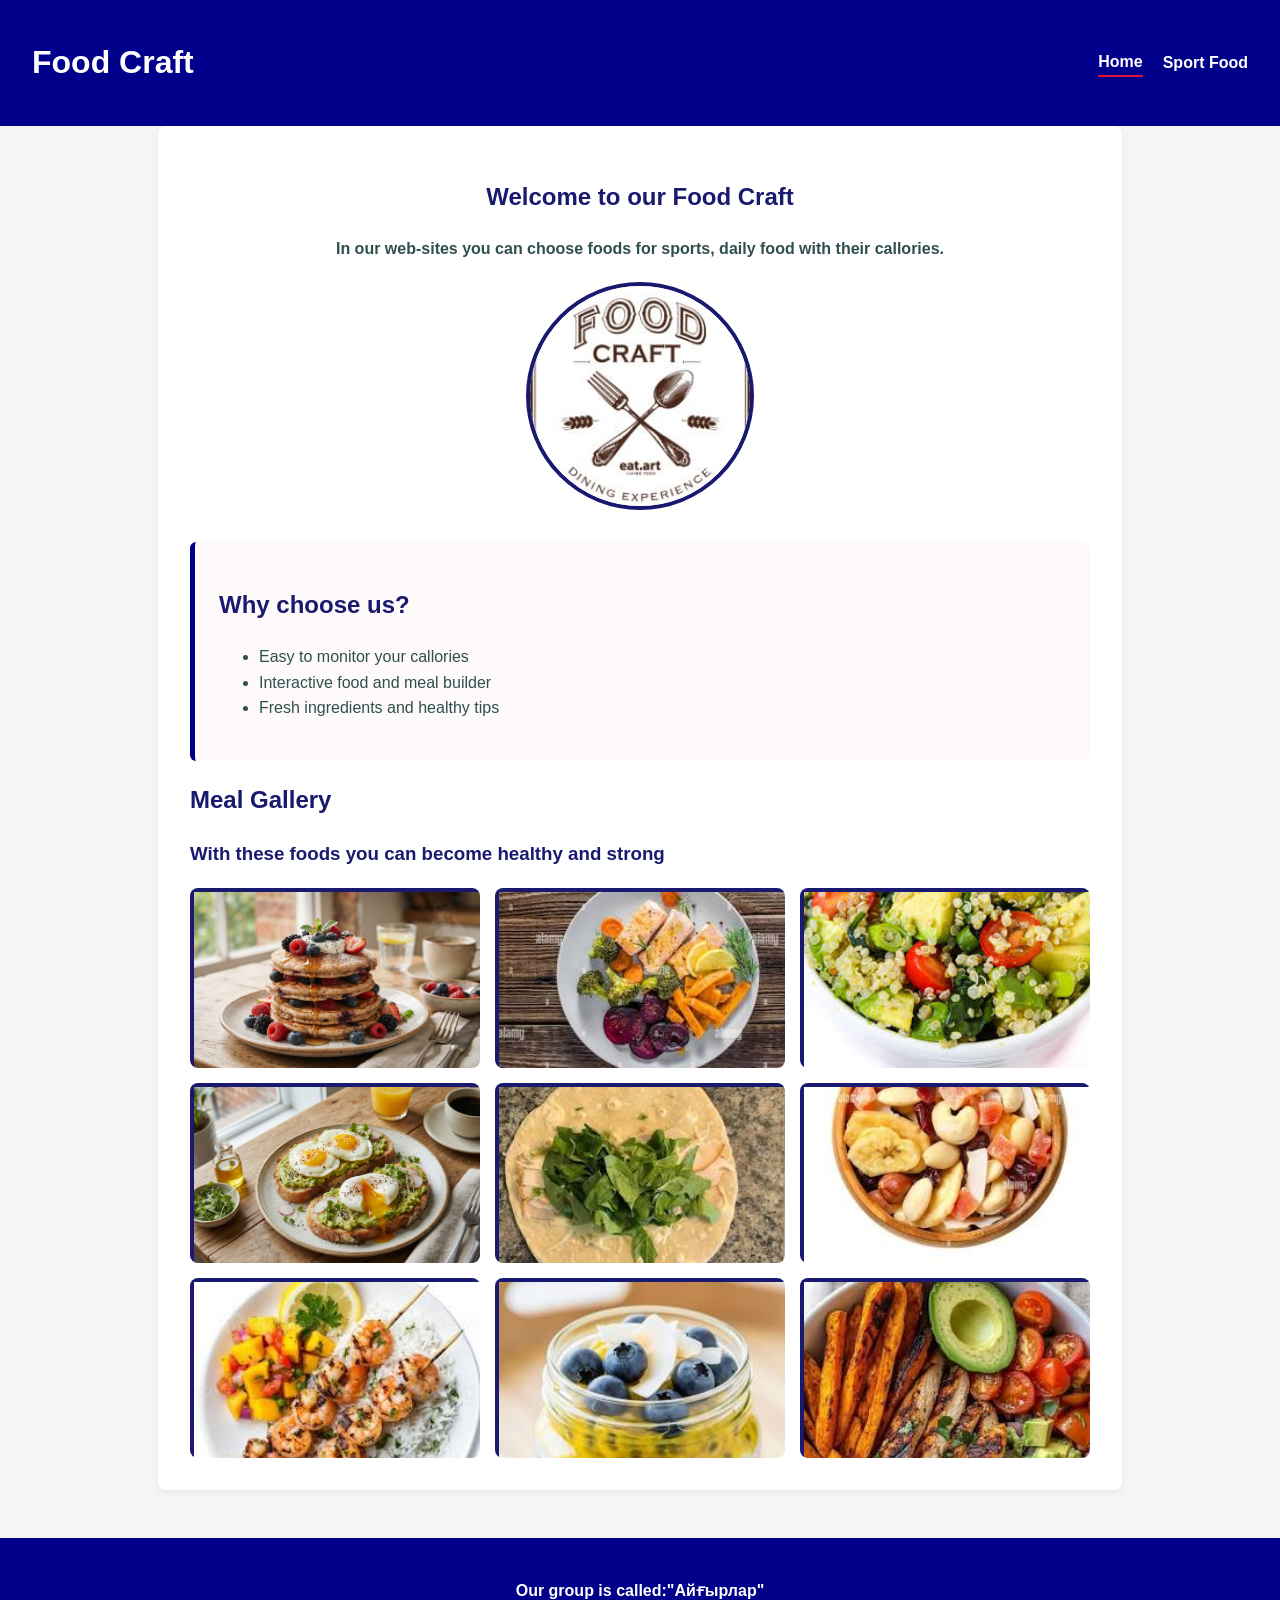
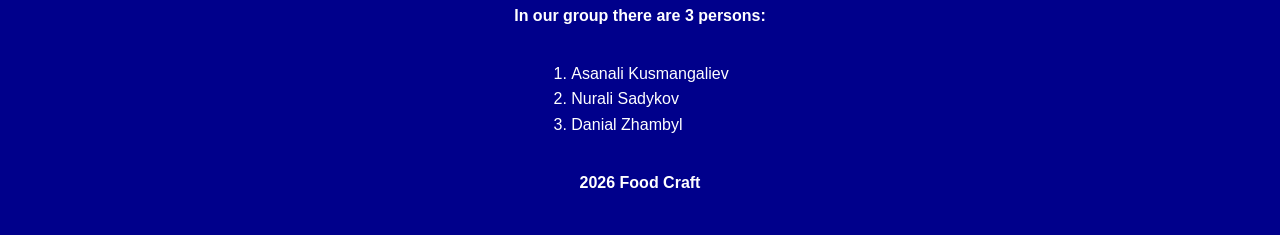
<file: index.html>
<!DOCTYPE html>
<html lang="en">
<head>
    <meta charset="UTF-8">
    <meta name="viewport" content="width=device-width, initial-scale=1.0">
    <title>
        Food Craft-Welcome page
    </title>
    <link rel="stylesheet" href="css/style.css">
</head>
<body>
    <header id="main-header">
        <div><h1>Food Craft</h1></div>
        <nav>
            <a href="index.html" id = "home">Home</a>
            
            <a href="sportfood.html" id = "sportfood">Sport Food</a>
        </nav>
    </header>

    <main>
        <section class="info">
            <h1>Welcome to our Food Craft</h1>
            <p><b>In our web-sites you can choose foods for sports, daily food with their callories.</b> </p>
            <img src="images/foodcraft.jpg" alt="Our photo">
        </section>

        <section class = "reason">
            <h2>Why choose us?</h2>
            <ul>
                <li>Easy to monitor your callories</li>
                <li>Interactive food and meal builder</li>
                <li>Fresh ingredients and healthy tips</li>
            </ul>
        </section>

        <section class="gallery">
    <h2>Meal Gallery</h2>
    <h3>With these foods you can become healthy and strong</h3>
    <div class="gallery-grid">

        <div class="gallery-item">
            <img src="images/Protein Pancakes with Berries.jpg" alt="Protein Pancakes with Berries">
            <div class="caption">Protein Pancakes with Berries</div>
        </div>

        <div class="gallery-item">
            <img src="images/Baked Salmon with Vegetables.jpg" alt="Baked Salmon with Vegetables">
            <div class="caption">Baked Salmon with Vegetables</div>
        </div>

        <div class="gallery-item">
            <img src="images/Quinoa Power Bowl.jpg" alt="Quinoa Power Bowl">
            <div class="caption">Quinoa Power Bowl</div>
        </div>

        <div class="gallery-item">
            <img src="images/Avocado Toast with Eggs.jpg" alt="Avocado Toast with Eggs">
            <div class="caption">Avocado Toast with Eggs</div>
        </div>

        <div class="gallery-item">
            <img src="images/Turkey  Spinach Wrap.jpg" alt="Turkey & Spinach Wrap">
            <div class="caption">Turkey Spinach Wrap</div>
        </div>

        <div class="gallery-item">
            <img src="images/Mixed Nuts  Dried Fruit.jpg" alt="Mixed Nuts & Dried Fruit">
            <div class="caption">Mixed Nuts  Dried Fruit</div>
        </div>

        <div class="gallery-item">
            <img src="images/Grilled Shrimp Skewers.jpg" alt="Grilled Shrimp Skewers">
            <div class="caption">Grilled Shrimp Skewers</div>
        </div>

        <div class="gallery-item">
            <img src="images/Chia Seed Pudding.jpg" alt="Chia Seed Pudding">
            <div class="caption">Chia Seed Pudding</div>
        </div>

        <div class="gallery-item">
            <img src="images/Sweet Potato  Chicken Bowl.jpg" alt="Sweet Potato & Chicken Bowl">
            <div class="caption">Sweet Potato Chicken Bowl</div>
        </div>

    </div>
</section>
    </main>

    <footer>
        <p><b>Our group is called:"Айғырлар"</b> <br> <b>In our group there are 3 persons:</b></p>
        <ol>
            <li>Asanali Kusmangaliev</li>
            <li>Nurali Sadykov</li>
            <li>Danial Zhambyl</li>
        </ol>
        <p><b>2026 Food Craft</b></p>
    </footer>
</body>
</html>
</file>
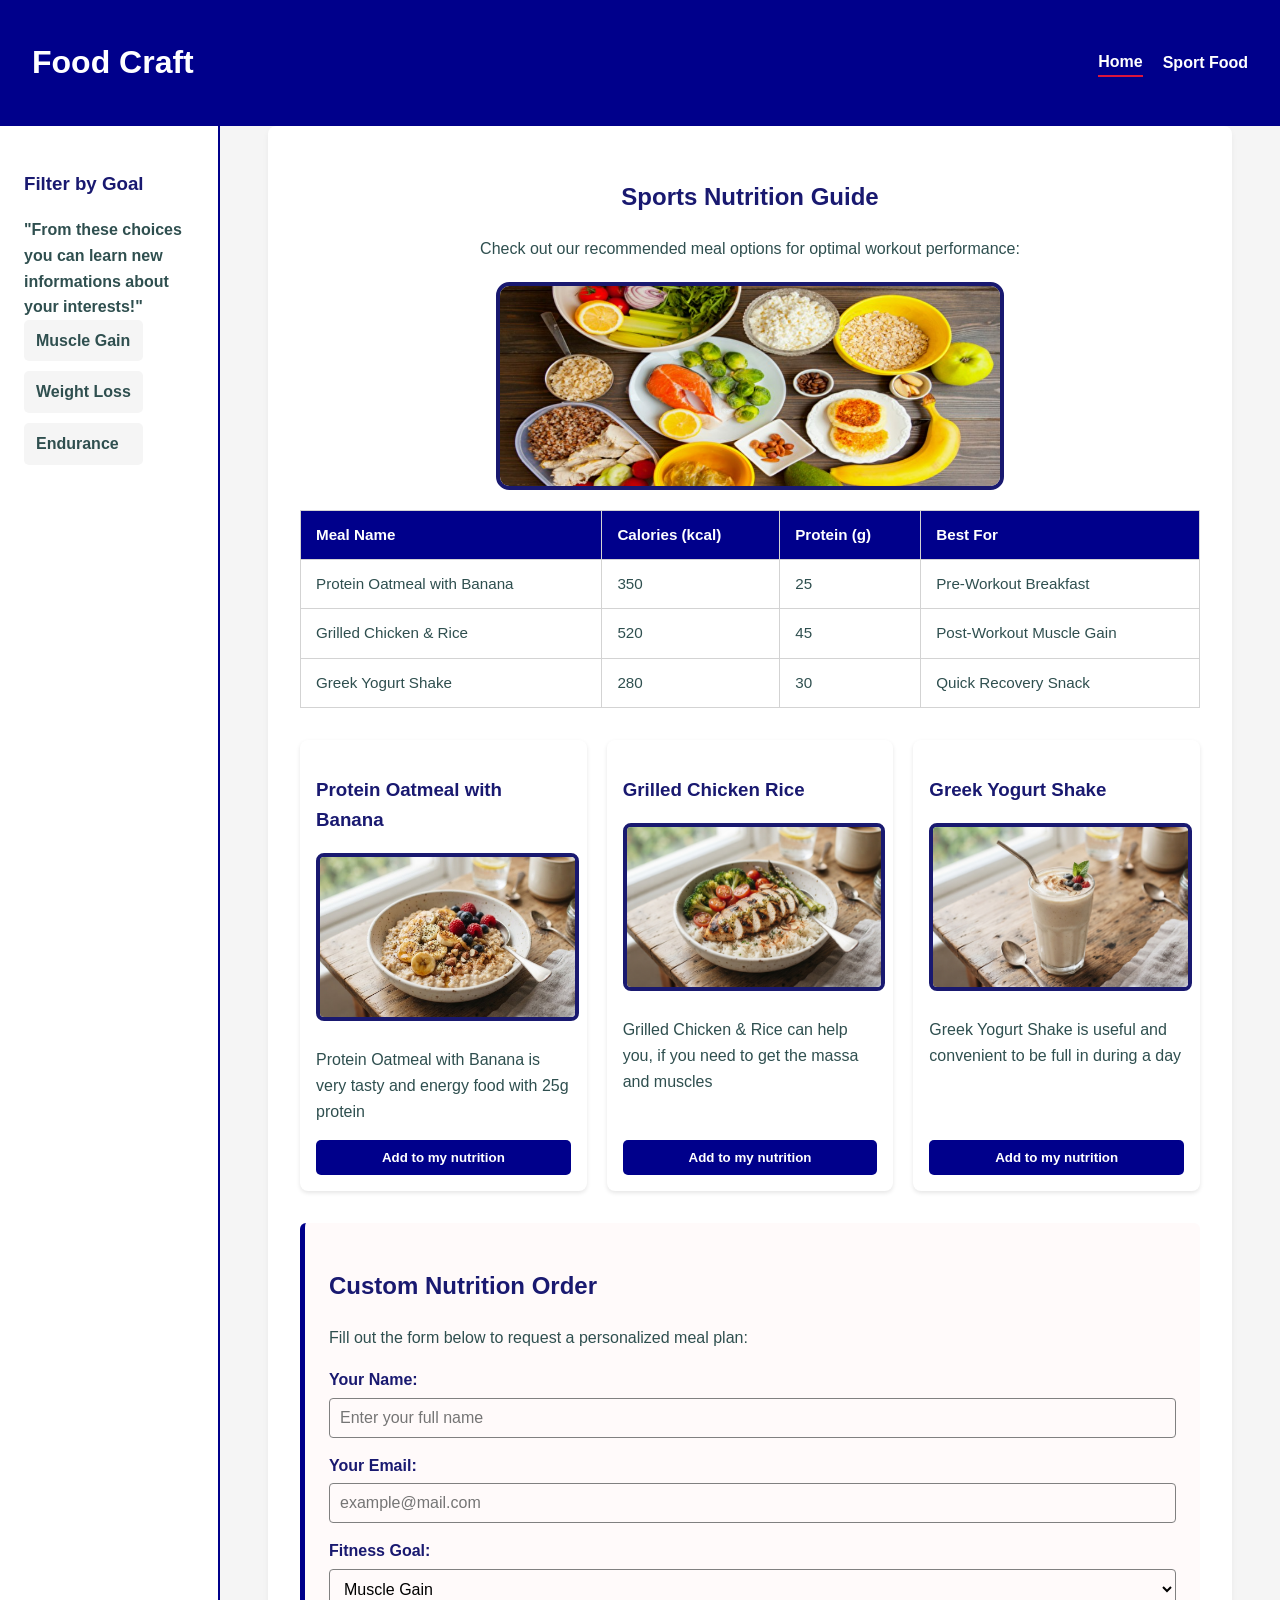
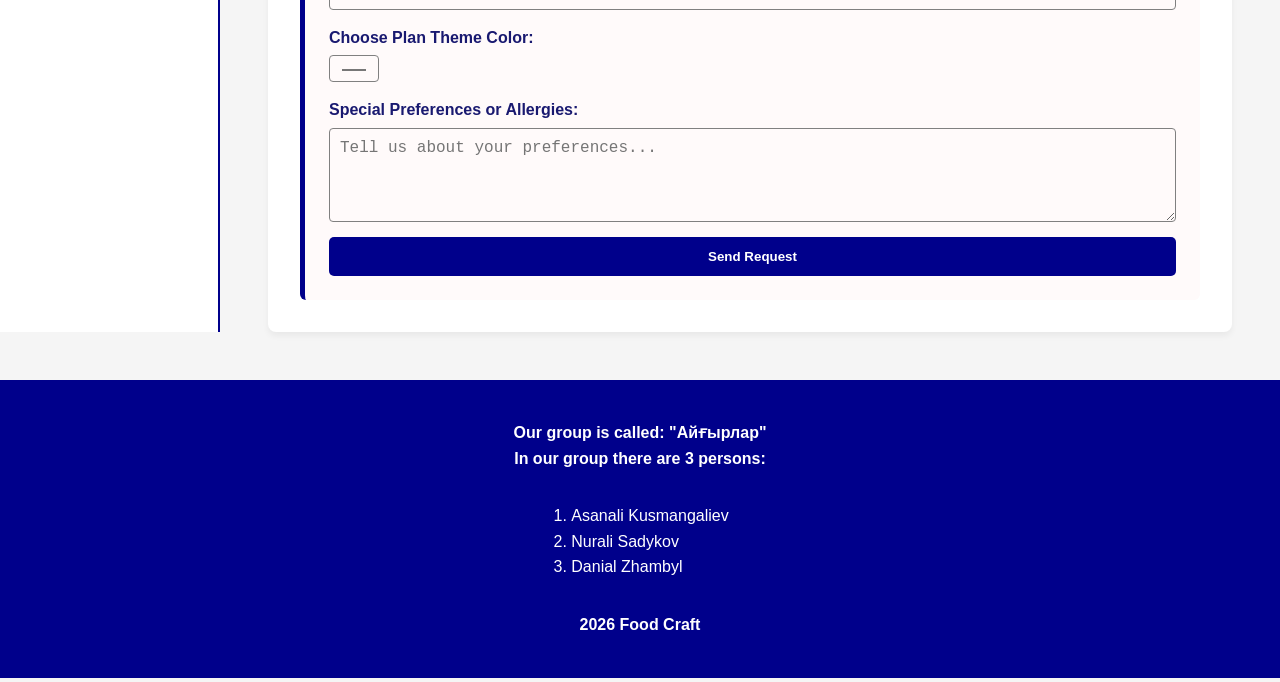
<file: sportfood.html>
<!DOCTYPE html>
<html lang="en">
<head>
    <meta charset="UTF-8">
    <meta name="viewport" content="width=device-width, initial-scale=1.0">
    <title>Food Craft-Sport Food</title>
    <link rel="stylesheet" href="css/style.css">
</head>
<body class="page-grid">
    <header id="main-header">
        <div><h1>Food Craft</h1></div>
        <nav>
            <a href="index.html" id="home">Home</a>
            <a href="sportfood.html" id="sportfood">Sport Food</a>
        </nav>
    </header>

    <main>
        <section class="info">
            <h2>Sports Nutrition Guide</h2>
            <p>Check out our recommended meal options for optimal workout performance:</p>
            
            <img src = "images/Снимок экрана 2026-09-14 005941.jpg" alt="heathy meal" id="heathy-meal">
            <table class="food-table">
                <thead>
                    <tr>
                        <th>Meal Name</th>
                        <th>Calories (kcal)</th>
                        <th>Protein (g)</th>
                        <th>Best For</th>
                    </tr>
                </thead>
                <tbody>
                    <tr>
                        <td>Protein Oatmeal with Banana</td>
                        <td>350</td>
                        <td>25</td>
                        <td>Pre-Workout Breakfast</td>
                    </tr>
                    <tr>
                        <td>Grilled Chicken & Rice</td>
                        <td>520</td>
                        <td>45</td>
                        <td>Post-Workout Muscle Gain</td>
                    </tr>
                    <tr>
                        <td>Greek Yogurt Shake</td>
                        <td>280</td>
                        <td>30</td>
                        <td>Quick Recovery Snack</td>
                    </tr>
                </tbody>
            </table>
        </section>


        <section class="card-row">
            <div class="card"> 
                <h3>Protein Oatmeal with Banana</h3> 
                <img src="images/Protein Oatmeal with Banana.jpg" alt="Protein Oatmeal with Banana"> 
                <p>Protein Oatmeal with Banana is very tasty and energy food with 25g protein</p>
                <button type="button">Add to my nutrition</button>

            </div>

            <div class="card"> 
                <h3>Grilled Chicken Rice</h3> 
                <img src="images/Grilled Chicken  Rice.jpg" alt="Grilled Chicken Rice"> 
                <p>Grilled Chicken & Rice can help you, if you need to get the massa and muscles</p>
                <button type="button">Add to my nutrition</button>
            </div>

            <div class="card"> 
                <h3>Greek Yogurt Shake</h3> 
                <img src="images/Greek Yogurt Shake.jpg" alt="Greek Yogurt Shake"> 
                <p>Greek Yogurt Shake is useful and convenient to be full in during a day</p>
                <button type="button">Add to my nutrition</button>
            </div>

        </section>

        <section class="reason">
            <h2>Custom Nutrition Order</h2>
            <p>Fill out the form below to request a personalized meal plan:</p>

            <form action="#" method="post" class="order-form">
                <div class="form-group">
                    <label for="username">Your Name:</label>
                    <input type="text" id="username" name="username" placeholder="Enter your full name" required>
                </div>

            
                <div class="form-group">
                    <label for="email">Your Email:</label>
                    <input type="email" id="email" name="email" placeholder="example@mail.com" required>
                </div>

               
                <div class="form-group">
                    <label for="fitness-goal">Fitness Goal:</label>
                    <select id="fitness-goal" name="fitness-goal">
                        <option value="muscle">Muscle Gain</option>
                        <option value="weight-loss">Weight Loss</option>
                        <option value="endurance">Endurance</option>
                    </select>
                </div>

               
                <div class="form-group">
                    <label for="fav-color">Choose Plan Theme Color:</label>
                    <input type="color" id="fav-color" name="fav-color" value="#2c3e50">
                </div>

               
                <div class="form-group">
                    <label for="comments">Special Preferences or Allergies:</label>
                    <textarea id="comments" name="comments" rows="4" placeholder="Tell us about your preferences..."></textarea>
                </div>

                
                <button type="submit" class="submit-btn">Send Request</button>
            </form>
            
        </section>
    </main>

<aside class="sidebar">
    <h3>Filter by Goal</h3>
    <b>"From these choices you can learn new informations about your interests!"</b>
    <nav>
        <ul class="filter-list">
            <li><a href="#">Muscle Gain</a></li>
            <li><a href="#">Weight Loss</a></li>
            <li><a href="#">Endurance</a></li>
        </ul>
    </nav>
</aside>

    <footer>
        <p><b>Our group is called: "Айғырлар"</b><br><b>In our group there are 3 persons:</b></p>
        <ol>
            <li>Asanali Kusmangaliev</li>
            <li>Nurali Sadykov</li>
            <li>Danial Zhambyl</li>
        </ol>
        <p><b>2026 Food Craft</b></p>
    </footer>
</body>
</html>
</file>
<file: css/style.css>
body {
    margin: 0;
    padding: 0;
    font-family: Arial;
    background-color: whitesmoke;
    color: darkslategray;
    line-height: 1.6;
}

body.page-grid {
    display: grid;
    grid-template-areas:
        "header header"
        "sidebar main"
        "footer footer";
    grid-template-columns: 220px 1fr;
    grid-template-rows: auto 1fr auto;
    min-height: 100vh;
}

#main-header {
    grid-area: header;
}

.sidebar {
    grid-area: sidebar;
    background-color: white;
    padding: 1.5rem;
    border-right: 2px solid darkblue;
}

main {
    grid-area: main;
}

footer {
    grid-area: footer;
}

h1, h2, h3 {
    color: midnightblue;
}


#main-header {
    background-color: darkblue;
    color: white;
    padding: 1rem 2rem;
    display: flex;
    justify-content: space-between;
    align-items: center;
}
nav{
    display: flex;
    align-items: center;
    gap: 20px;
}



#main-header nav a {
    color: white;
    text-decoration: none;
    font-weight: bold;
    transition: color 0.3s ease;
}


#home {
    border-bottom: 2px solid crimson;
}

#sportfood {
    color: lightyellow;
}

#main-header nav a:hover {
    color: crimson;
}



main {
    padding: 2rem;
    max-width: 900px;
    margin: 0 auto;
    background-color: white;
    border-radius: 8px;
    box-shadow: 0 4px 6px rgba(0, 0, 0, 0.05);
}


.info {
    text-align: center;
    margin-bottom: 2rem;
}

.reason {
    background-color: snow;
    padding: 1.5rem;
    border-radius: 6px;
    border-left: 5px solid darkblue;
}


img {
    max-width: 100%;
    height: auto;
    border-radius: 50%;
    display: block;
    margin: 20px auto;
    width: 220px;
    height: 220px;
    object-fit: cover;
    border: 4px solid midnightblue;
}


footer {
    background-color: darkblue;
    color: white;
    text-align: center;
    padding: 1.5rem;
    margin-top: 3rem;
}

footer ol {
    display: inline-block;
    text-align: left;
    padding-left: 20px;
}

#main-header h1 {
    color:white;
}

.food-table {
    width: 100%;
    border-collapse: collapse;
    margin: 20px 0;
    font-size: 0.95rem;
}

.food-table th, .food-table td {
    padding: 12px 15px;
    border: 1px solid lightgray;
    text-align: left;
}

.food-table th {
    background-color: darkblue;
    color: white;
}

.order-form {
    display: flex;
    flex-direction: column;
    gap: 15px;
}

.form-group {
    display: flex;
    flex-direction: column;
    text-align: left;
}

.form-group label {
    margin-bottom: 5px;
    font-weight: bold;
    color: midnightblue;
}

.form-group input, 
.form-group select, 
.form-group textarea {
    padding: 10px;
    border: 1px solid gray;
    border-radius: 4px;
    font-size: 1rem;
    background-color: snow;
}

.submit-btn {
    background-color: darkblue;
    color: white;
    padding: 12px;
    border: none;
    border-radius: 5px;
    font-weight: bold;
    cursor: pointer;
    transition: background-color 0.3s ease;
}

.submit-btn:hover {
    background-color: crimson;
}

#heathy-meal{
    width: 500px;
    height: 200px;
    display: block;
    border-radius: 10pt; 
}

.card-row {
    display: flex;
    gap: 20px;
    margin: 2rem 0;
}

.card {
    flex: 1;
    display: flex;
    flex-direction: column;
    background-color: white;
    border-radius: 8px;
    padding: 1rem;
    box-shadow: 0 2px 4px rgba(0, 0, 0, 0.1);
    transition: transform 0.3s ease, box-shadow 0.3s ease;
}

.card img {
    width: 100%;
    height: 160px;
    border-radius: 8px;
    object-fit: cover;
    margin: 0 0 10px 0;
}

.card p {
    flex-grow: 1;
}

.card button {
    margin-top: auto;
    background-color: darkblue;
    color: white;
    padding: 10px;
    border: none;
    border-radius: 5px;
    font-weight: bold;
    cursor: pointer;
    transition: background-color 0.3s ease;
}

.card button:hover {
    background-color: crimson;
}

.card:hover {
    transform: translateY(-5px);
    box-shadow: 0 8px 16px rgba(0, 0, 0, 0.15);
}

.sidebar a {
    color: darkslategray;
    text-decoration: none;
    font-weight: bold;
    transition: color 0.3s ease;
}

.sidebar a:hover {
    color: crimson;
}

.gallery-grid {
    display: grid;
    grid-template-columns: repeat(3, 1fr);
    grid-template-rows: repeat(3, 180px);
    gap: 15px;
    margin-top: 1rem;
}

.gallery-item {
    position: relative;
    overflow: hidden;
    border-radius: 8px;
}

.gallery-item img {
    width: 100%;
    height: 180px;
    object-fit: cover;
    display: block;
    border-radius: 0;
    margin: 0;
}

.gallery-item .caption {
    position: absolute;
    bottom: 0;
    left: 0;
    right: 0;
    background-color: rgba(0, 0, 0, 0.65);
    color: white;
    text-align: center;
    padding: 10px;
    font-weight: bold;
    opacity: 0;
    transition: opacity 0.3s ease;
}

.gallery-item:hover .caption {
    opacity: 1;
}

.filter-list {
    list-style: none;
    padding: 0;
    margin: 0;
    display: flex;
    flex-direction: column;
    gap: 10px;
}

.filter-list li a {
    display: block;
    padding: 8px 12px;
    background-color: whitesmoke;
    border-radius: 5px;
}

.filter-list li a:hover {
    background-color: lightgray;
}

@media (max-width: 768px) {
    #main-header {
        flex-direction: column;
        gap: 15px;
        text-align: center;
    }

    .card-row {
        flex-direction: column;
    }

    .gallery-grid {
        grid-template-columns: 1fr;
        grid-template-rows: auto;
    }

    body.page-grid {
        grid-template-areas:
            "header"
            "main"
            "sidebar"
            "footer";

        grid-template-columns: 1fr;
        grid-template-rows: auto auto auto auto;
    }

    main {
        max-width: none;
        margin: 0;
    }

    .sidebar {
        border-right: none;
        border-bottom: 2px solid darkblue;
    }
}
</file>
